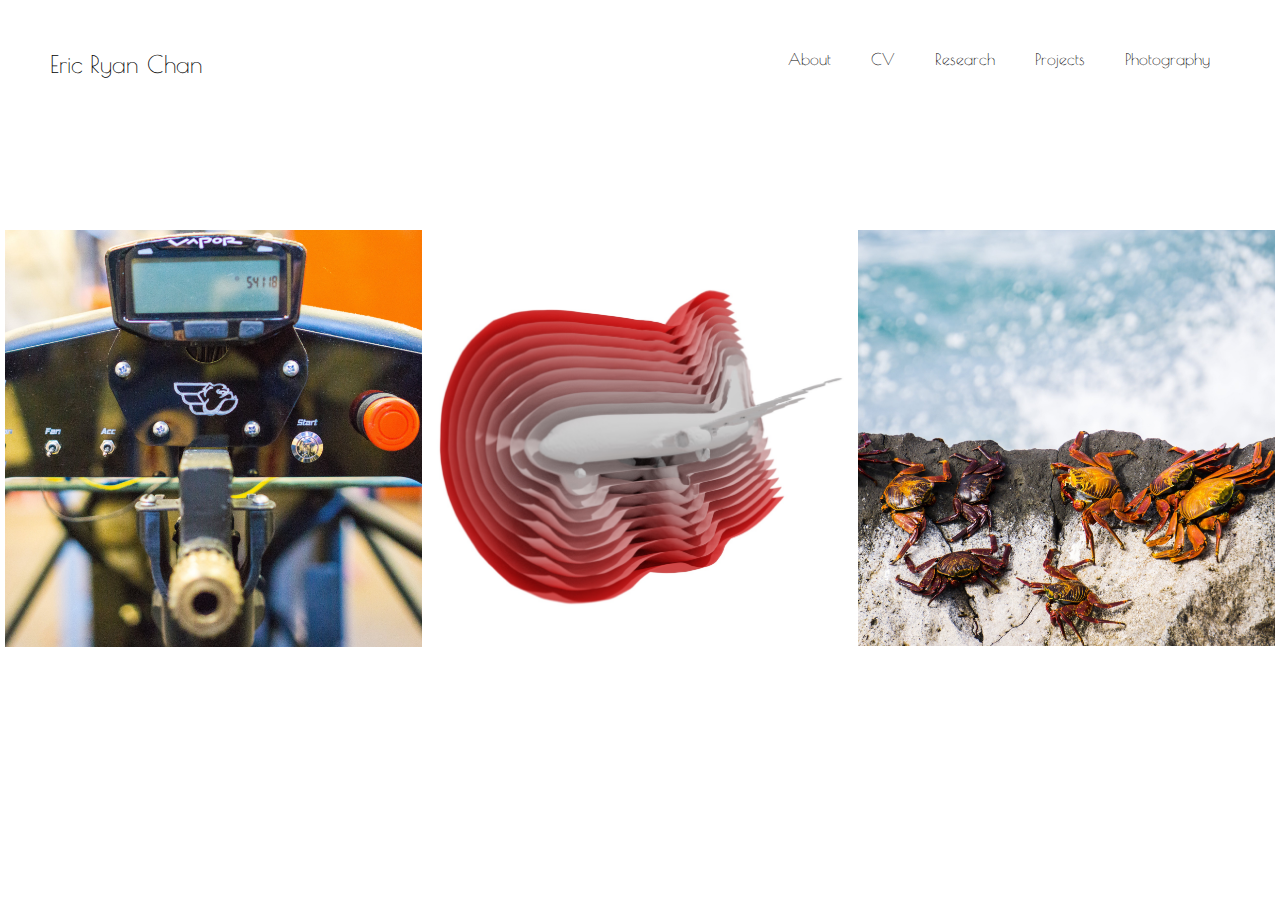
<file: index.html>
<!DOCTYPE html>
<html>

<head>
  <title>Eric Ryan Chan</title>
  <link rel="stylesheet" href="style.css">

</head>

<body>

  <!-- MAIN MENU -->
  <div class="container">
    <div class="logo">
      <a href="index.html">
        Eric Ryan Chan
      </a>
    </div>

    <div class="menu">
      <ul>
        <a href="about.html">
          <li>About</li>
        </a>
        <a href="pdf/CV.pdf">
          <li>CV</li>
        </a>
        <a href="research-2.html">
          <li>Research</li>
        </a>
        <a href="projects.html">
          <li>Projects</li>
        </a>
        <a href="photography.html">
          <li>Photography</li>
        </a>
      </ul>
    </div>
  </div>
  <!-- MAIN MENU -->

  <!-- Main images -->
  <div class="row">
    <div class="column">
      <a href="projects.html">
        <img src="images/bdr.jpg" alt="bdr" style="width:100%" class="fade_image">
        <div class="fade_text">Projects</div>
      </a>
    </div>
    <div class="column">
      <a href="research-2.html">
        <img src="images/metasdf_plane.jpg" alt="plane" style="width:100%" class="fade_image">
      </a>
      <a href="research-2.html">
        <div class="fade_text">Research</div>
      </a>
    </div>
    <div class="column">
      <a href="photography.html">
        <img src="images/crabs.jpg" alt="crabs" style="width:100%" class="fade_image">
      </a>
      <a href="photography.html">
        <div class="fade_text">Photography</div>
      </a>
    </div>
  </div>

</body>

</html>
</file>
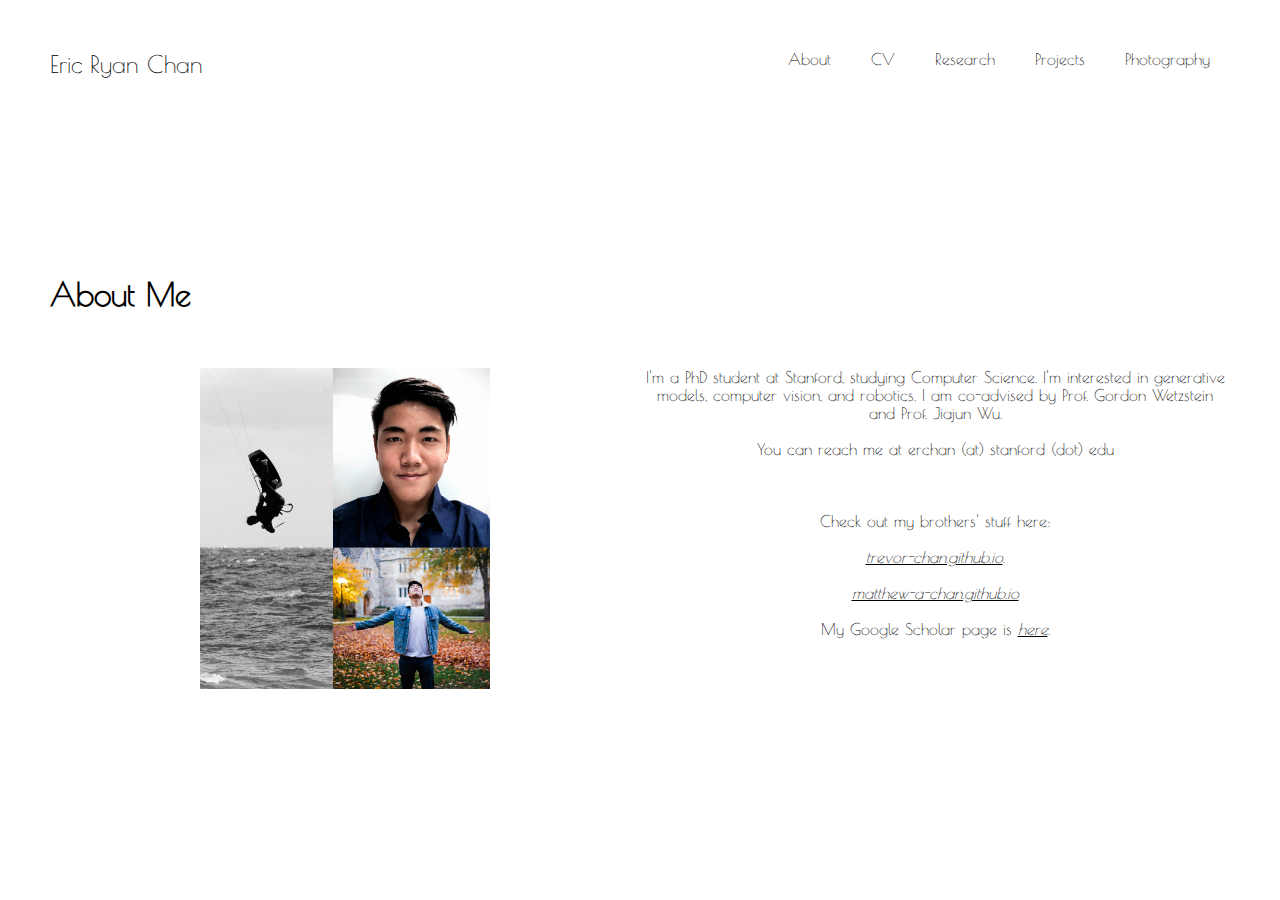
<file: about.html>
<!DOCTYPE html>
<html>

<head>
  <title>Eric Ryan Chan</title>
  <link rel="stylesheet" href="style.css">
</head>

<body>


  <!-- MAIN MENU -->
  <div class="container">
    <div class="logo">
      <a href="index.html">
        Eric Ryan Chan
      </a>
    </div>

    <div class="menu">
      <ul>
        <a href="about.html">
          <li>About</li>
        </a>
        <a href="pdf/CV.pdf">
          <li>CV</li>
        </a>
        <a href="research-2.html">
          <li>Research</li>
        </a>
        <a href="projects.html">
          <li>Projects</li>
        </a>
        <a href="photography.html">
          <li>Photography</li>
        </a>
      </ul>
    </div>
  </div>
  <!-- MAIN MENU -->

  <!-- Main images -->
  <div class="container">
    <div class="section">
      <h1>
        About Me
      </h1>




      <div class="row">
        <div class="column">
          <img src="images/me.jpg" style="width:50%">
        </div>
        <div class="column">
          <p>
            I'm a PhD student at Stanford, studying Computer Science.
            I'm interested in generative models, computer vision, and robotics. I am co-advised by Prof. Gordon Wetzstein and Prof. Jiajun Wu.

            <br>
            <br>

            You can reach me at erchan (at) stanford (dot) edu

            <br>
            <br>
            <br>
            <br>
            Check out my brothers' stuff here:
            <br>
            <br>
            <a href="https://trevor-chan.github.io"
              target="_blank"><i><u>trevor-chan.github.io</u></i></a>.
            <br>
            <br>
            <a href="https://matthew-a-chan.github.io"
              target="_blank"><i><u>matthew-a-chan.github.io</u></i></a>

            <br>
            <br>

            My Google Scholar page is <a href="https://scholar.google.com/citations?user=TLgngQYAAAAJ&hl=en&oi=ao"
              target="_blank"><i><u>here</u></i></a>.

          </p>
        </div>
      </div>
    </div>
  </div>

</body>

</html>

<!-- python -m http.server -->
</file>
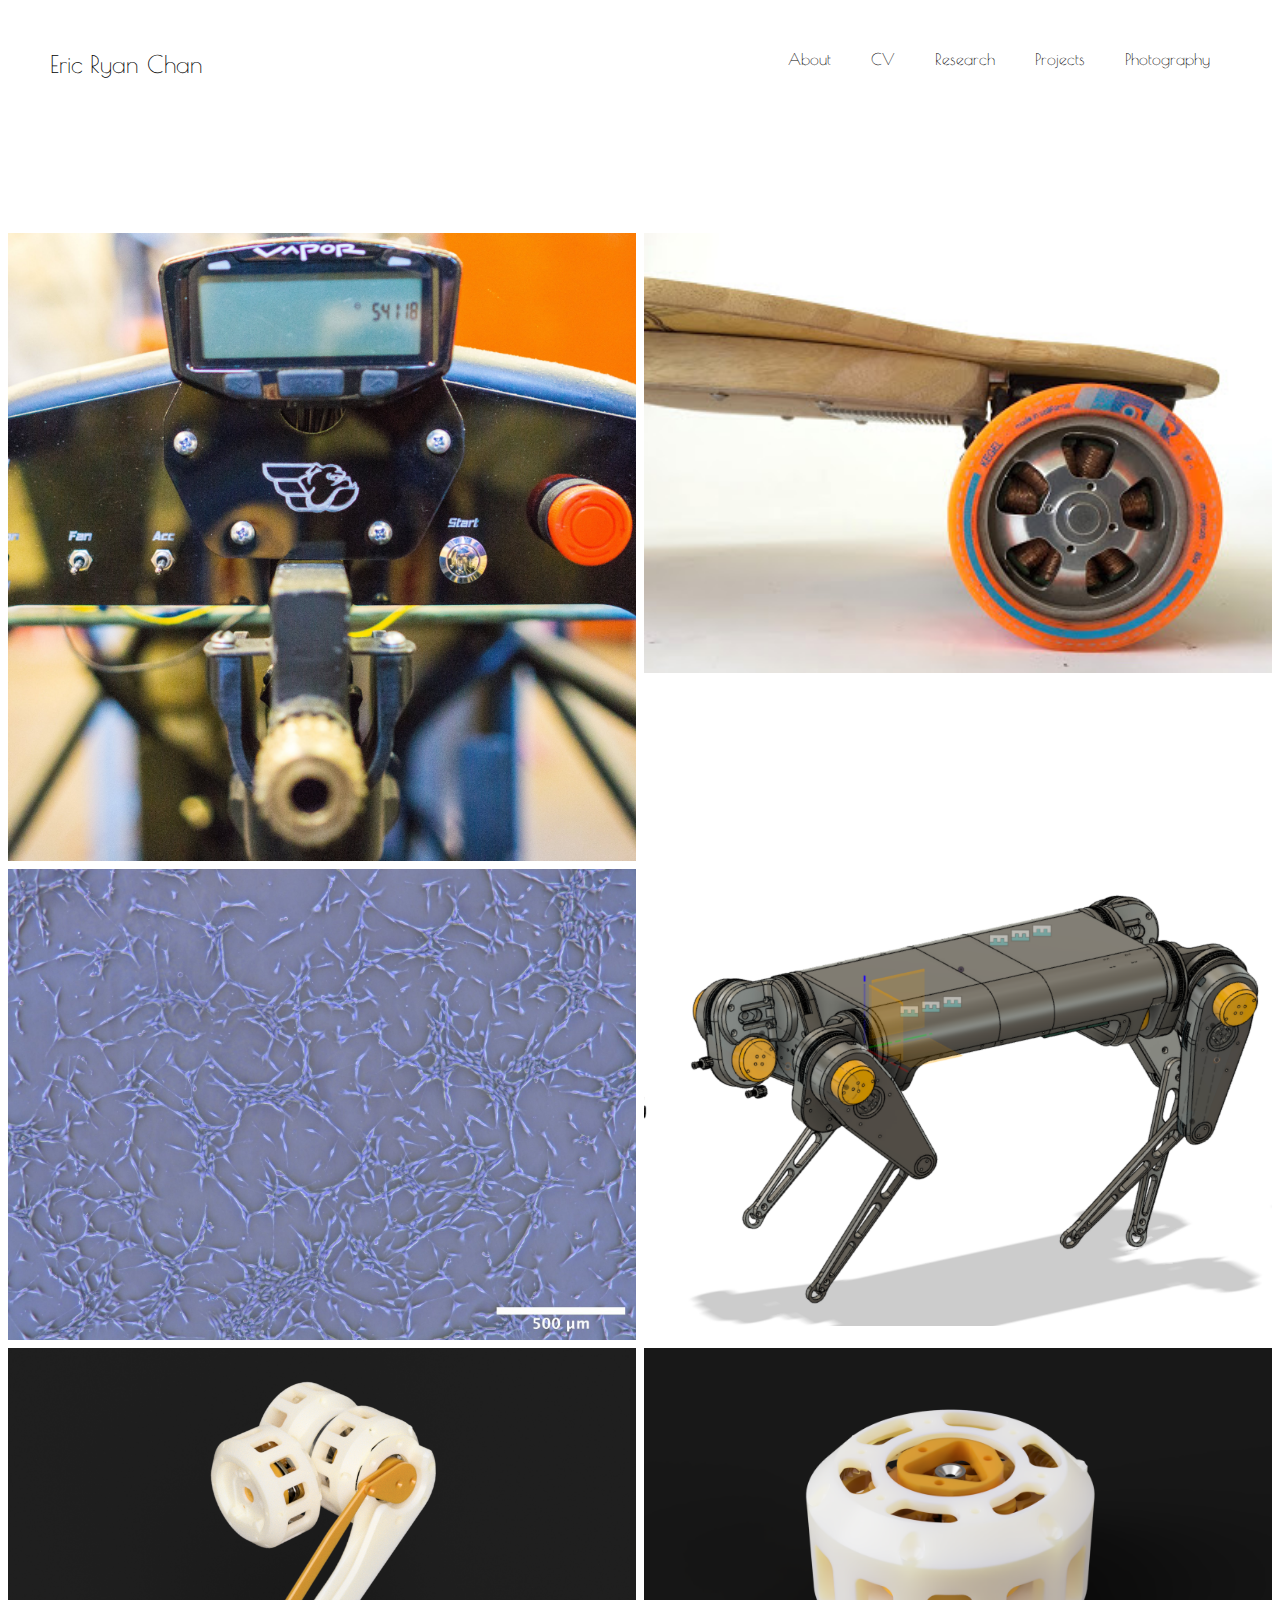
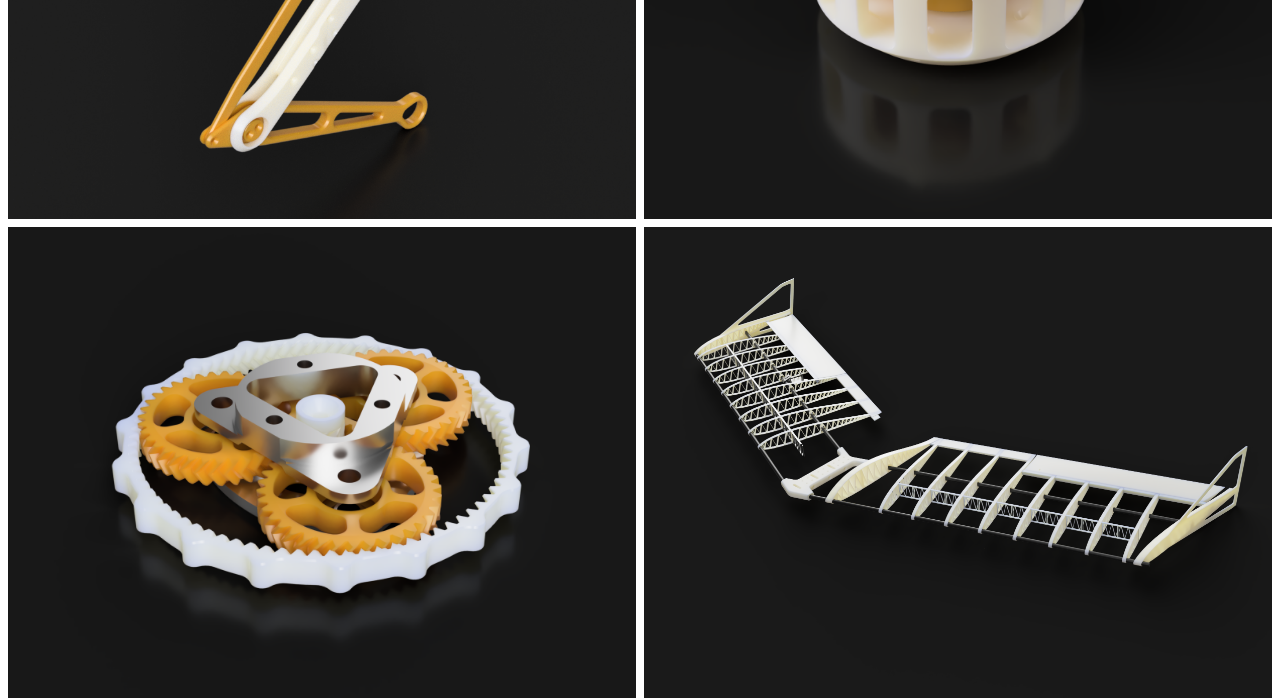
<file: projects.html>
<!DOCTYPE html>
<html>
<style>
  * {
    box-sizing: border-box;
  }

  body {
    margin: 0;
    font-family: Arial;
  }

  .header {
    text-align: center;
    padding: 32px;
  }

  .gallery_row {
    display: -ms-flexbox;
    /* IE10 */
    display: flex;
    -ms-flex-wrap: wrap;
    /* IE10 */
    flex-wrap: wrap;
    padding: 0 4px;
  }

  /* Create four equal columns that sits next to each other */
  .gallery_column {
    -ms-flex: 25%;
    /* IE10 */
    flex: 25%;
    max-width: 25%;
    padding: 0 4px;
  }

  .gallery_column img {
    margin-top: 8px;
    vertical-align: middle;
    width: 100%;
  }

  /* Responsive layout - makes a two column-layout instead of four columns */
  @media screen and (max-width: 1800px) {
    .gallery_column {
      -ms-flex: 50%;
      flex: 50%;
      max-width: 50%;
    }
  }

  /* Responsive layout - makes the two columns stack on top of each other instead of next to each other */
  @media screen and (max-width: 600px) {
    .gallery_column {
      -ms-flex: 100%;
      flex: 100%;
      max-width: 100%;
    }
  }
</style>

<head>
  <title>Eric Ryan Chan</title>
  <link rel="stylesheet" href="style.css">
</head>

<body>

  <!-- MAIN MENU -->
  <div class="container">
    <div class="logo">
      <a href="index.html">
        Eric Ryan Chan
      </a>
    </div>

    <div class="menu">
      <ul>
        <a href="about.html">
          <li>About</li>
        </a>
        <a href="pdf/CV.pdf">
          <li>CV</li>
        </a>
        <a href="research-2.html">
          <li>Research</li>
        </a>
        <li>Projects</li>
        <a href="photography.html">
          <li>Photography</li>
        </a>
      </ul>
    </div>
  </div>
  <!-- MAIN MENU -->



  <!-- Photo Grid -->
  <div class="gallery_row">
    <div class="gallery_column">
        <img src="projects/bdr/bdr.jpg" style="width:100%">
      </div>
    <div class="gallery_column">
      <img src="projects/longboard/board_close.jpg" style="width:100%">
    </div>
    <div class="gallery_column">
        <img src="projects/cell-mechanics/07_96_2470_gt.jpg" style="width:100%">
      </div>
    <div class="gallery_column">
      <img src="projects/quadruped/full.png" style="width:100%">
    </div>
    <div class="gallery_column">
      <img src="projects/quadruped/hip+leg v16.png" style="width:100%">
    </div>
    <div class="gallery_column">
      <img src="projects/quadruped/gearbox_large.PNG" style="width:100%">
    </div>
    <div class="gallery_column">
      <img src="projects/quadruped/planetary_large.PNG" style="width:100%">
    </div>
      <div class="gallery_column">
      <img src="projects/quadruped/airplane.PNG" style="width:100%">
    </div>
  </div>

</body>

</html>
</file>
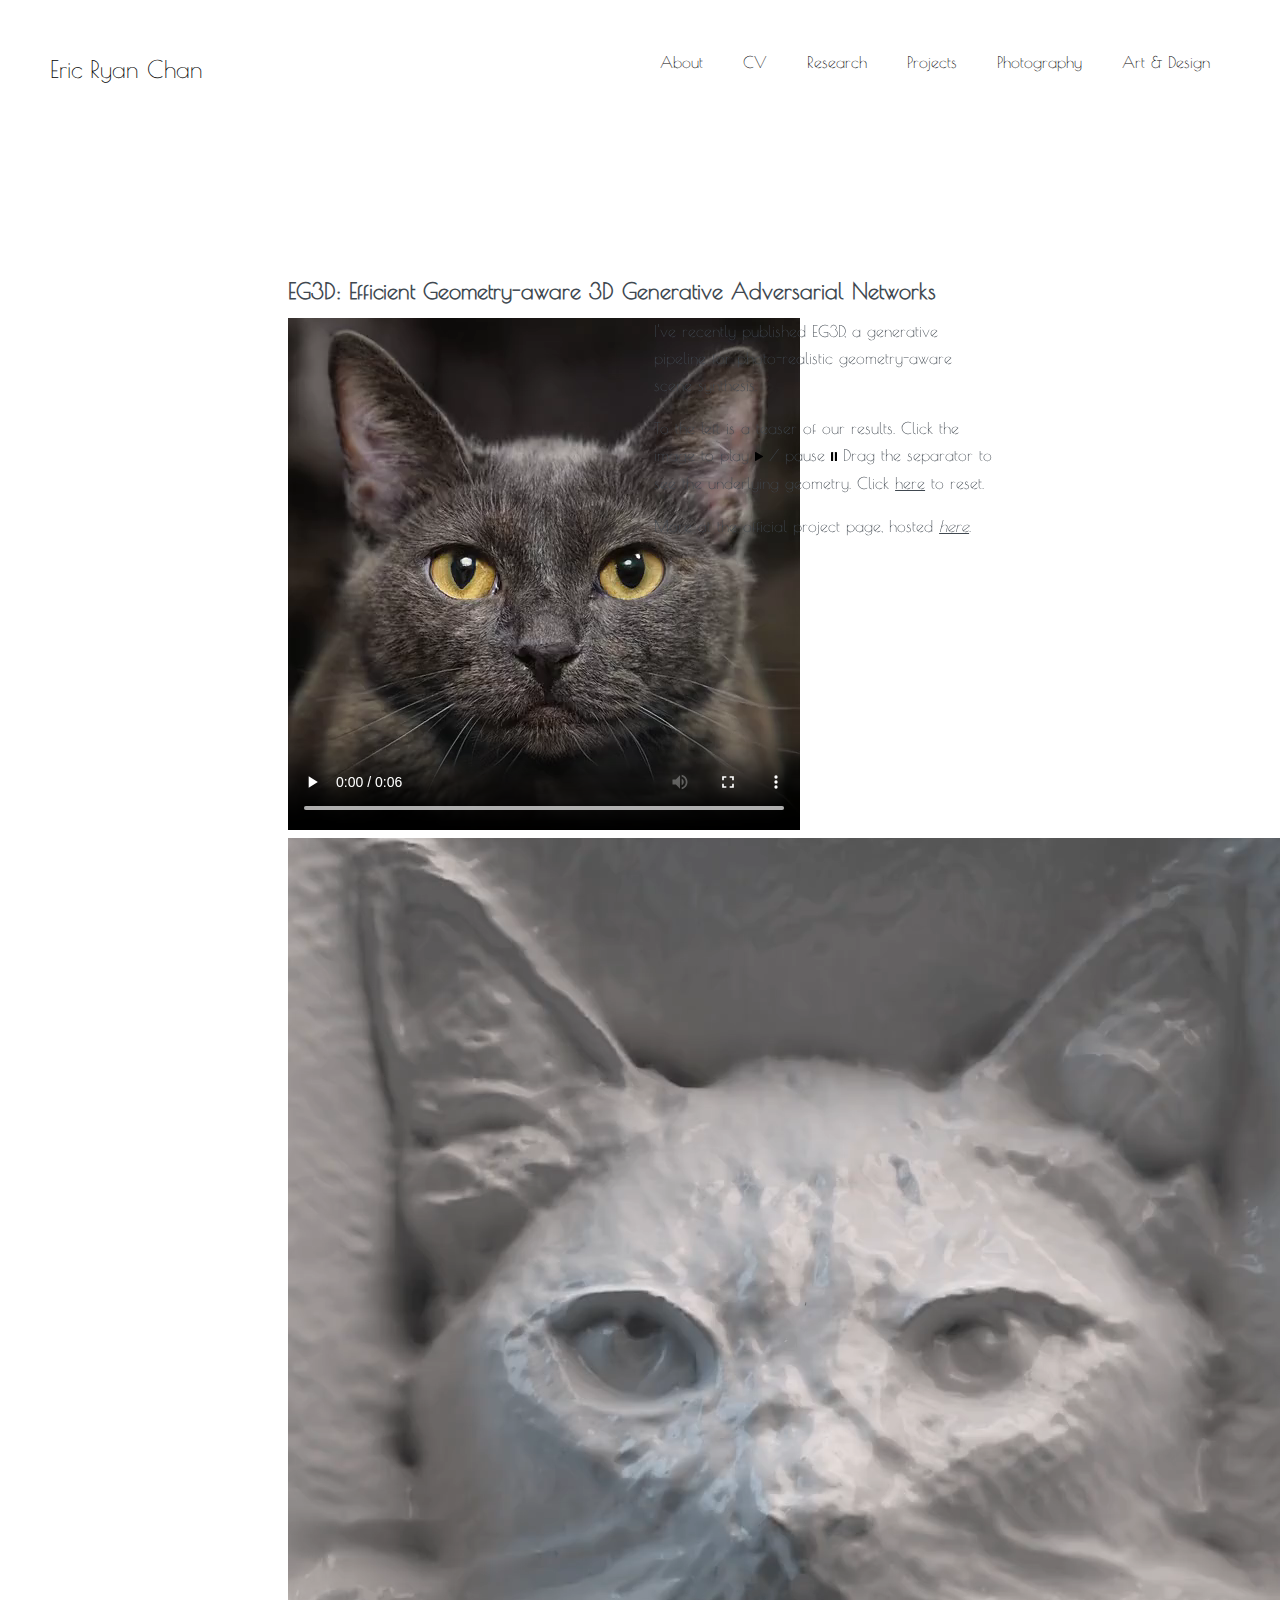
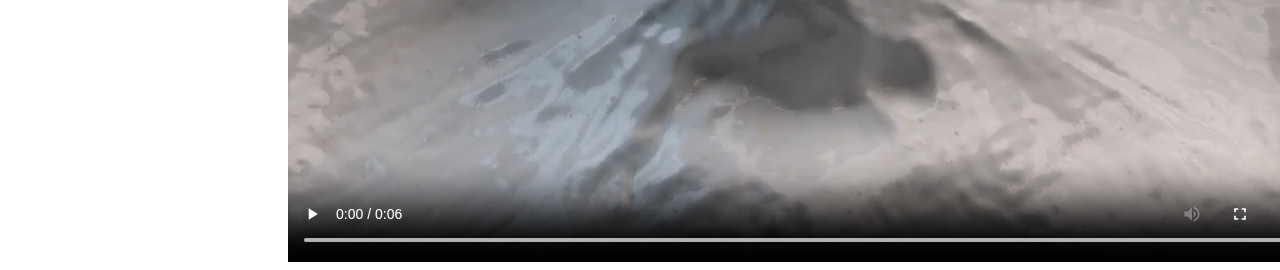
<file: research/research.html>
<!DOCTYPE html>
<html>

<head>
  <title>Publications</title>
  <link rel="stylesheet" href="../style.css">
  <link rel="stylesheet" href="research.css">


</head>

<body>

  <!-- MAIN MENU -->
  <div class="container">
    <div class="logo">
      <a href="index.html">
        Eric Ryan Chan
      </a>
    </div>

    <div class="menu">
      <ul>
        <a href="about.html">
          <li>About</li>
        </a>
        <a href="pdf/CV.pdf">
          <li>CV</li>
        </a>
        <a href="research/research-2.html">
          <li>Research</li>
        </a>
        <li>Projects</li>
        <a href="photography.html">
          <li>Photography</li>
        </a>
        <li>Art & Design</li>
      </ul>
    </div>
  </div>
  <!-- MAIN MENU -->


  <!-- <h2 style="font-family: 'Poiret One', cursive;">
    Publications
  </h2> -->

  <!-- Main images -->
  <!-- <div class="row">
    <div class="column">
      <a href="https://matthew-a-chan.github.io/EG3D/">
        <img src="images/eg3d.jpg" alt="" style="width:100%" class="fade_image">
      </a>
      <div class="fade_text"><a href="https://matthew-a-chan.github.io/EG3D/">EG3D: Efficient Geometry-aware 3D Generative Adversarial Networks</a></div>
    </div>
    <div class="column">
        <a href="https://marcoamonteiro.github.io/pi-GAN-website/">
          <img src="images/pi-GAN.jpg" alt="" style="width:100%" class="fade_image">
        </a>
        <div class="fade_text"><a href="https://marcoamonteiro.github.io/pi-GAN-website/">π-GAN: Periodic Implicit Generative Adversarial Networks for 3D-Aware Image Synthesis</a></div>
    </div>
  </div>
  <div class="row">
    <div class="column">
        <a href="https://vsitzmann.github.io/metasdf/">
          <img src="images/metasdf_plane.jpg" alt="plane" style="width:100%" class="fade_image">
        </a>
        <div class="fade_text"><a href="https://vsitzmann.github.io/metasdf/"> MetaSDF: Meta-learning Signed Distance Functions</a></div>
    </div>
    <div class="column">
      <a href="http://www.computationalimaging.org/publications/acorn/">
        <img src="images/ACORN.jpg" alt="" style="width:100%" class="fade_image">
      </a>
      <div class="fade_text"><a href="http://www.computationalimaging.org/publications/acorn/">ACORN: Adaptive Coordinate Networks for Neural Representation</a></div>
    </div>
  </div> -->

  <div class="n-article">
    <p>
    <h3> EG3D: Efficient Geometry-aware 3D Generative Adversarial Networks</h3>
    </p>
    <div class="image-text">
      <div class="img-comp-container image-text--image">
        <div class="img-comp-img">
          <video controls="" loop="" controls="false" class="slider-video slider-video-0">
            <source src="media/sliders/A_compressed.mp4" type="video/mp4" />
          </video>
        </div>
        <div class="img-comp-img img-comp-overlay">
          <video controls="" loop="" controls="false" class="slider-video slider-video-0">
            <source src="media/sliders/A_shape_compressed.mp4" type="video/mp4" />
          </video>
        </div>
      </div>
      <div>
        <p> I've recently published EG3D, a generative pipeline for photo-realistic geometry-aware scene synthesis.</p>
        <p> To the left is a teaser of our results. Click the image to play <img src="media/graphics/playpause-01.svg"
            class="play-pause"> / pause <img src="media/graphics/playpause-02.svg" class="play-pause"> Drag the
          separator to see the
          underlying geometry. Click <a href="javascript:resetComparisons();"><u>here</u></a> to reset.</p>
        <p> More at the official project page, hosted <a href="https://matthew-a-chan.github.io/EG3D"
            target="_blank"><i><u>here</u></i></a>. </p>
      </div>
    </div>
    <script>
      initComparisons();
      linkVideos(0);
    </script>
  </div>

</body>


</html>
</file>
<file: style.css>
@font-face {
  font-family: Poiret-One;
  src: url(./PoiretOne-Regular.ttf);
}

@font-face {
  font-family: Arcon;
  src: url(./Arcon-Regular.otf);
}

*{
  margin: 0;
  padding: 0;
  /* font-family: sans-serif; */
}
html, body{
  height: 100%;
  /* background-color: #fafafc; */
}
a {
 color: inherit; /* blue colors for links too */
 text-decoration: inherit; /* no underline */
 font-family: inherit;
}

.container{
  width: 100%;
  height: 25%;
}

.menu ul{
  display: inline-flex;
  margin-top: 50px;
  margin-right: 50px;
  float: right;
}
.menu ul li{
  list-style: none;
  margin: 0 20px;
  cursor: pointer;
  /* font-family: Poiret-One; */
  /* font-family: Poiret-One; */
  font-family: Poiret-One;
}

.logo{
  margin: 50px;
  float: left;
  cursor: pointer;
  font-family: Poiret-One;
  font-size: 150%;
}

.row {
  display: flex;
}

.column {
  flex: 33.33%;
  padding: 5px;
  text-align: center;
  position: relative;
}

/* Opacity Controls */
.fade_image {
  -webkit-filter: brightness(100%);
  display: block;
  width: 100%;
  height: auto;
  transition: .5s ease;
  backface-visibility: hidden;
}

.fade_text {
  position: absolute;
  top: 50%;
  left: 50%;
  transform: translate(-50%, -50%);
  color: white;
  font-family: Poiret-One;
  font-size: 200%;
  opacity: 0%;
  transition: .5s ease;
}

.column:hover .fade_image{
  -webkit-filter: brightness(70%);
}

.column:hover .fade_text{
  opacity: 1;
}

.section{
  margin: 50px;
}

.section h1{
  font-family: Poiret-One;
  margin-bottom: 50px;
}

.section p{
  font-family: Poiret-One;
}
</file>
<file: research/research.css>
@font-face {
    font-family: Arcon;
    src: url(../PoiretOne-Regular.ttf);
}

:root {
    --small-thumb-border-radius: 2px;
    --larger-thumb-border-radius: 3px;
}

html {
    /* background-color: #fafafc; */
    font-size: 14px;
    line-height: 1.6;
    font-family: Arcon;
    text-size-adjust: 100%;
    -ms-text-size-adjust: 100%;
    -webkit-text-size-adjust: 100%;
}

@media(min-width: 768px) {
    html {
        font-size: 16px;
    }
}

body {
    margin: 0px;
    padding: 0px;
}

.base-grid,
.n-header,
.n-byline,
.n-title,
.n-article,
.n-footer {
    display: grid;
    justify-items: stretch;
    grid-template-columns: [screen-start] 8px [page-start kicker-start text-start gutter-start middle-start] 1fr 1fr 1fr 1fr 1fr 1fr 1fr 1fr [text-end page-end gutter-end kicker-end middle-end] 8px [screen-end];
    grid-column-gap: 8px;
}

.n-article > {
    grid-template-areas: "img" "text";
}

.grid {
    display: grid;
    grid-column-gap: 8px;
}

@media(min-width: 768px) {
    .base-grid,
    .n-header,
    .n-byline,
    .n-title,
    .n-article,
    .n-footer {
        display: grid;
        justify-items: stretch;
        grid-template-columns: [screen-start] 1fr [page-start kicker-start middle-start text-start] 45px 45px 45px 45px 45px 45px 45px 45px [ kicker-end text-end gutter-start] 45px [middle-end] 45px [page-end gutter-end] 1fr [screen-end];
        grid-column-gap: 16px;
    }
    .grid {
        grid-column-gap: 16px;
    }
}

@media(min-width: 1000px) {
    .base-grid,
    .n-header,
    .n-byline,
    .n-title,
    .n-article,
    .n-footer {
        display: grid;
        justify-items: stretch;
        grid-template-columns: [screen-start] 1fr [page-start kicker-start] 50px [middle-start] 50px [text-start kicker-end] 50px 50px 50px 50px 50px 50px 50px 50px [text-end gutter-start] 50px [middle-end] 50px [page-end gutter-end] 1fr [screen-end];
        grid-column-gap: 16px;
    }
    .grid {
        grid-column-gap: 16px;
    }
}

@media (min-width: 1180px) {
    .base-grid,
    .n-header,
    .n-byline,
    .n-title,
    .n-article,
    .n-footer {
        display: grid;
        justify-items: stretch;
        grid-template-columns: [screen-start] 1fr [page-start kicker-start] 60px [middle-start] 60px [text-start kicker-end] 60px 60px 60px 60px 60px 60px 60px 60px [text-end gutter-start] 60px [middle-end] 60px [page-end gutter-end] 1fr [screen-end];
        grid-column-gap: 32px;
    }
    .grid {
        grid-column-gap: 32px;
    }
}

.base-grid {
    grid-column: screen;
}


/* default grid column assignments */

.n-title>* {
    grid-column: text;
}

.n-article>* {
    grid-column: text;
}

.n-header {
    height: 0px;
}

.n-footer {
    height: 60px;
}

.n-title {
    padding: 4rem 0 1.5rem;
}

.l-page {
    grid-column: page;
}

.l-article {
    grid-column: text;
}

p {
    margin-top: 0;
    margin-bottom: 1em;
}

.pixelated {
    image-rendering: pixelated;
}

strong {
    font-weight: 600;
}


/*------------------------------------------------------------------*/


/* title */

.n-title h1 {
    font-family: Arcon;
    color: #384048;
    grid-column: text;
    font-size: 40px;
    font-weight: 700;
    line-height: 1.1em;
    margin: 0 0 0.5rem;
    text-align: center;
}

@media (min-width: 768px) {
    .n-title h1 {
        font-size: 50px;
    }
}


/*------------------------------------------------------------------*/


/* article */

.n-article {
    color: #404850;
    /* border-top: 1px solid rgba(0, 0, 0, 0.1); */
    padding-top: 2rem;
}

.n-article h2 {
    contain: layout style;
    font-weight: 600;
    font-size: 24px;
    line-height: 1.25em;
    margin: 2rem 0 1.5rem 0;
    border-bottom: 1px solid rgba(0, 0, 0, 0.1);
    padding-bottom: 1rem;
}

@media (min-width: 768px) {
    .n-article {
        line-height: 1.7;
    }
    .n-article h2 {
        font-size: 36px;
    }
}


/*------------------------------------------------------------------*/


/* byline */

.n-byline {
    contain: style;
    overflow: hidden;
    /* border-top: 1px solid rgba(0, 0, 0, 0.1); */
    font-size: 0.8rem;
    line-height: 1.8em;
    padding: 1.5rem 0;
    min-height: 1.8em;
}

.n-byline .byline {
    grid-column: text;
}

.byline {
    /* grid-template-columns: 1fr 1fr 1fr 1fr; */
    display: flex;
    flex-direction: row;
    justify-content: space-around;
    text-transform: uppercase;
}

.grid {
    display: grid;
    grid-column-gap: 8px;
}

@media (min-width: 768px) {
    .grid {
        grid-column-gap: 16px;
    }
}

.n-byline p {
    margin: 0;
}

.n-byline h3 {
    font-size: 0.6rem;
    font-weight: 400;
    color: rgba(200, 0, 0, 0.5);
    margin: 0;
    text-transform: uppercase;
}

.n-byline .authors-affiliations {
    grid-column-end: span 2;
    grid-template-columns: 1fr 1fr;
}


/*------------------------------------------------------------------*/


/* figures */

.figure {
    margin-top: 1.5rem;
    margin-bottom: 1rem;
}

figcaption,
.figcaption {
    color: rgba(0, 0, 0, 0.6);
    font-size: 12px;
    line-height: 1.5em;
}

ul.authors {
    list-style-type: none;
    padding: 0;
    margin: 0;
    text-align: center;
}

ul.authors li {
    padding: 0 0.5rem;
    display: inline-block;
}

ul.authors sup {
    color: rgb(126, 126, 126);
}

ul.authors.affiliations {
    margin-top: 0.0rem;
}

ul.authors.affiliations li {
    color: rgb(126, 126, 126);
}

.authors-affiliations-gap {
    width: 100%;
    height: 0%;
    margin: 0;
    border: 0;
    margin-bottom: .4rem;
}


/* Download section columns.  This switches between two layouts::after
    
    - two columns on larger viewport sizes: side-by-side paper thumb and links
    - single column: no thumb
     */

.image-text {
    display: grid;
    grid-template-areas: "links";
}

.image-text h4 {
    margin-left: 2.5rem;
    display: block;
}

.image-text--image {
    grid-area: thumb;
    display: none;
}

.download-links {
    grid-area: links;
}

.download-links>ul>li>a {
    text-decoration: underline;
    font-style: italic;
}

img.dropshadow {
    box-shadow: 0 1px 10px rgba(0, 0, 0, 0.3);
    height: 100%;
}

@media(min-width: 1180px) {
    .image-text {
        display: flex;
        flex-direction: row;
        flex-shrink: 0;
    }
    .image-text--image {
        display: block;
        width: 50%;
        margin-right: 2%;
    }
}


/* For BibTeX */

pre {
    font-size: 0.9em;
    padding-left: 7px;
    padding-right: 7px;
    padding-top: 3px;
    padding-bottom: 3px;
    border-radius: 3px;
    background-color: rgb(235, 235, 235);
    overflow-x: auto;
}


/* video caption */

.video {
    margin-top: 1.0rem;
    margin-bottom: .5rem;
    margin-left: 0;
    margin-right: 0;
    display: flex;
    flex-direction: row;
    flex-wrap: wrap;
}

.videocaption {
    display: flex;
    font-size: 16px;
    line-height: 1.5em;
    margin-bottom: 1rem;
    justify-content: center;
}

.disable-selection {
    user-select: none;
    -moz-user-select: none;
    /* Firefox */
    -ms-user-select: none;
    /* Internet Explorer */
    -khtml-user-select: none;
    /* KHTML browsers (e.g. Konqueror) */
    -webkit-user-select: none;
    /* Chrome, Safari, and Opera */
    -webkit-touch-callout: none;
    /* Disable Android and iOS callouts*/
}

.hidden {
    display: none;
}

h3.figtitle {
    margin-top: 0;
    margin-bottom: 0;
}

.fig-title-line {
    grid-template-columns: 2fr 0.75fr;
}

.fig-thumb-image-row {
    grid-template-columns: 1fr 1fr;
    grid-template-rows: 1fr;
}

.fig-thumb-image-row-item {
    width: 100%;
    min-height: auto;
    border-radius: var(--small-thumb-border-radius);
}

.fig-dataset-button {
    border-color: rgba(0, 0, 0, 0);
    border-width: 1px;
    border-style: solid;
    cursor: pointer;
    opacity: 0.6;
}

.fig-dataset-button.active {
    border-color: rgba(0, 0, 0, 0.7);
    border-width: 1px;
    border-style: solid;
    opacity: 1.0;
}

.grid {
    display: grid;
    grid-column-gap: 8px;
}

.fig-3-image-row {
    margin-top: 1em;
    grid-template-columns: 1fr 1.3fr 1fr;
    grid-template-rows: 1fr;
}

.fig-3-image-item {
    justify-self: center;
    align-self: center;
    width: 100%;
    border-radius: var(--larger-thumb-border-radius);
}


/*---------------------------------------------------------------------*/

.fig-slider {
    grid-template-columns: auto 2fr;
    grid-template-rows: 1fr;
    margin-top: 1em;
    align-items: start;
    justify-content: center;
}

.fig-slider img.play_button {
    margin-right: 8px;
    cursor: pointer;
    justify-self: center;
}

.fig-slider svg {
    touch-action: none;
}

.fig-preload {
    display: none;
}

.youtube-embed {
    position: relative;
    width: 100%;
    height: 0;
    padding-bottom: 56.25%;
}

.youtube-video {
    position: absolute;
    top: 0;
    left: 0;
    width: 100%;
    height: 100%;
}

a {
    color: inherit;
    text-decoration: inherit;
}

h3 {
    font-size: 1.35em;
    margin: 0;
    margin-bottom: -.5rem;
}

.play-pause {
    height: 1.3ex;
}




@font-face {
    font-family: Poiret-One;
    src: url(../PoiretOne-Regular.ttf);
  }
  
  *{
    margin: 0;
    padding: 0;
    /* font-family: sans-serif; */
  }
  html, body{
    height: 100%;
  }
  a {
   color: inherit; /* blue colors for links too */
   text-decoration: inherit; /* no underline */
   font-family: inherit;
  }

.container{
    width: 100%;
    height: 25%;
  }
  
  .menu ul{
    display: inline-flex;
    margin: 50px;
    float: right;
  }
  .menu ul li{
    list-style: none;
    margin: 0 20px;
    cursor: pointer;
    /* font-family: Poiret-One; */
    /* font-family: Poiret-One; */
    font-family: Arcon;
  }
  
  .logo{
    margin: 50px;
    float: left;
    cursor: pointer;
    font-family: Arcon;
    font-size: 150%;
  }
  
  .row {
    display: flex;
  }
  
  .column {
    flex: 33.33%;
    padding: 5px;
    text-align: center;
    position: relative;
  }

  .section{
    margin: 50px;
  }
  
  .section h1{
    font-family: Poiret-One;
    margin-bottom: 50px;
  }
  
  .section p{
    font-family: Poiret-One;
  }
</file>
